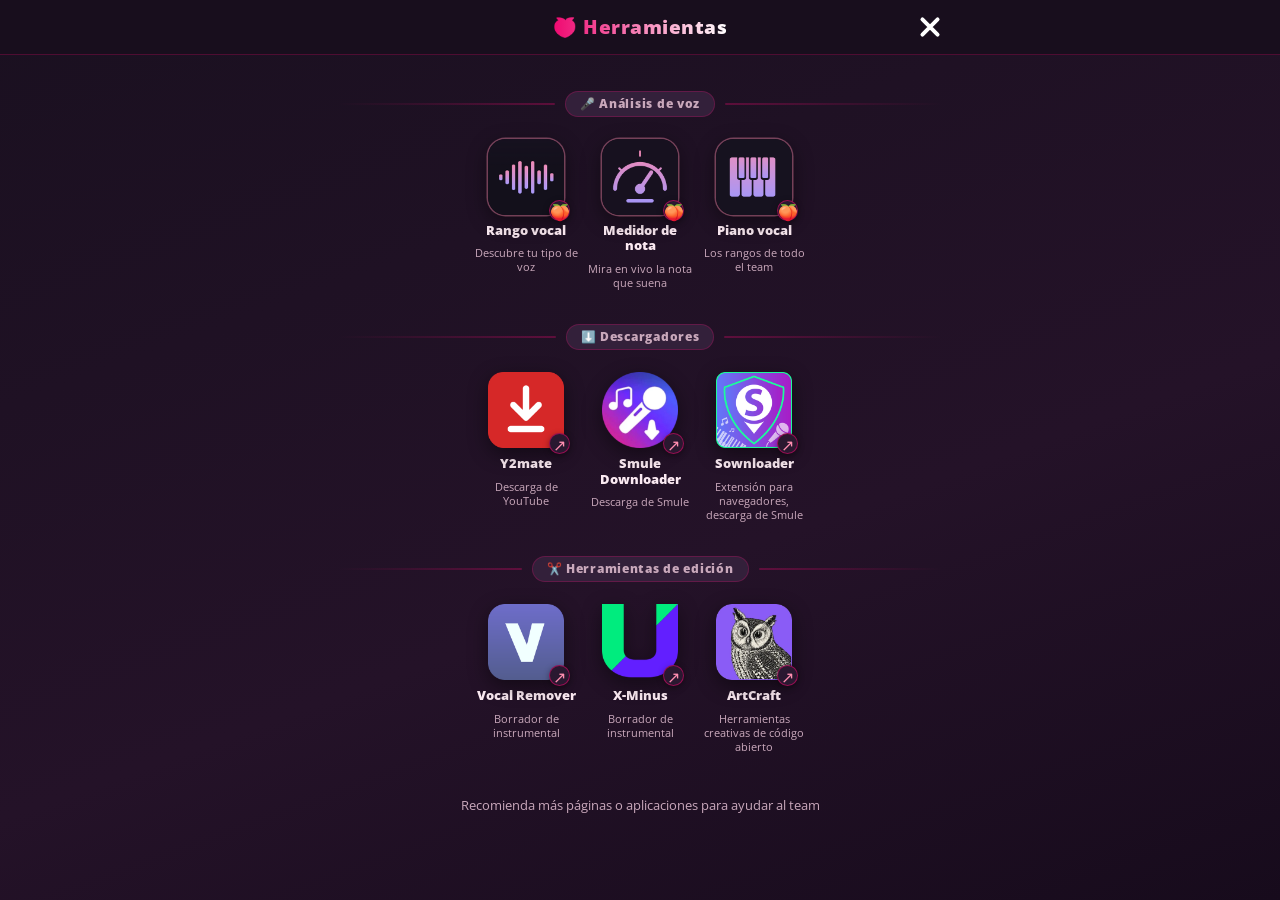
<file: herramientas/index.html>
<!DOCTYPE html>
<html lang="es">
<head>
<meta charset="UTF-8">
<meta name="viewport" content="width=device-width, initial-scale=1.0, viewport-fit=cover">
<title>Herramientas · Team Peaches Hub 🍑</title>
<link rel="icon" type="image/jpeg" href="https://raw.githubusercontent.com/TeamPeachesOff/TeamPeachesHub/main/Logos/PeachesLogo.jpeg">
<meta name="theme-color" content="#180E1D">
<link rel="stylesheet" href="../styles/anuario-fonts.css?v=1">
<style>
/* Mismas variables, fondo, header y botones que el Hub (index.html) */
:root{--peach-1:#ff8fb1;--peach-2:#EF0870;--bg:#1a1020;--card-bg:#2a1830;--card-bg-2:#33203a;--text:#fbeaf2;--text-dim:#c9a8bb;--rosa-comp:#0DEF8A;--radius:16px;}
*{box-sizing:border-box;}
html{height:100%;overflow:hidden;background:#180E1D;color-scheme:dark;overscroll-behavior:none;}
body{margin:0;font-family:'PeachesSans','Segoe UI',Arial,sans-serif;background:#180E1D linear-gradient(160deg,var(--bg),#241228 60%,#170b1c) fixed;color:var(--text);height:100%;overflow-y:auto;overscroll-behavior:none;-webkit-overflow-scrolling:touch;scrollbar-width:thin;scrollbar-color:rgba(255,255,255,0.28) transparent;}
body::-webkit-scrollbar{width:6px;}body::-webkit-scrollbar-track{background:transparent;}
body::-webkit-scrollbar-thumb{background:rgba(255,255,255,0.28);border-radius:99px;}
a{color:inherit;text-decoration:none;-webkit-user-select:none;user-select:none;-webkit-touch-callout:none;-webkit-tap-highlight-color:transparent;touch-action:manipulation;}
img{max-width:100%;display:block;}

header{position:sticky;top:0;z-index:50;background:#180E1D;border-bottom:1px solid rgba(239,8,112,0.25);padding-top:env(safe-area-inset-top,0px);}
.header-inner{position:relative;max-width:640px;margin:0 auto;padding:14px 62px;display:flex;align-items:center;justify-content:center;gap:12px;}
/* X de cerrar: la misma de todo el Hub (marcada, con brillo rosa, sin botón) */
#closeBtn{position:absolute;top:50%;right:8px;transform:translateY(-50%);width:44px;height:44px;display:grid;place-items:center;color:#fff;-webkit-tap-highlight-color:transparent;}
#closeBtn::before{content:"";display:block;width:26px;height:26px;background:currentColor;-webkit-mask:url("data:image/svg+xml,%3Csvg xmlns='http://www.w3.org/2000/svg' viewBox='0 0 24 24'%3E%3Cpath d='M5 5L19 19M19 5L5 19' fill='none' stroke='%23000' stroke-width='3.6' stroke-linecap='round'/%3E%3C/svg%3E") center/contain no-repeat;mask:url("data:image/svg+xml,%3Csvg xmlns='http://www.w3.org/2000/svg' viewBox='0 0 24 24'%3E%3Cpath d='M5 5L19 19M19 5L5 19' fill='none' stroke='%23000' stroke-width='3.6' stroke-linecap='round'/%3E%3C/svg%3E") center/contain no-repeat;filter:drop-shadow(0 0 5px rgba(239,8,112,.9)) drop-shadow(0 0 12px rgba(239,8,112,.45));transition:transform .28s cubic-bezier(.3,1.5,.5,1),background-color .2s;}
#closeBtn:hover::before,#closeBtn:focus-visible::before{transform:rotate(90deg) scale(1.15);background:#ff8fb1;}
#closeBtn:active::before{transform:rotate(90deg) scale(.88);}
#closeBtn:focus-visible{outline:none;}
.logo{font-weight:800;font-size:19px;letter-spacing:.5px;background:linear-gradient(90deg,var(--peach-2),#ffffff);-webkit-background-clip:text;background-clip:text;color:transparent;white-space:nowrap;}

main{max-width:640px;margin:0 auto;padding:6px 16px 70px;}

/* Separador de tipo: mismo estilo que el separador de años del Hub */
.sec{margin-top:30px;}
.sec-title{display:flex;align-items:center;gap:10px;margin:0 2px 20px;}
.sec-title::before,.sec-title::after{content:"";flex:1;height:2px;border-radius:2px;background:linear-gradient(90deg,transparent,rgba(239,8,112,0.3));}
.sec-title::after{background:linear-gradient(90deg,rgba(239,8,112,0.3),transparent);}
.sec-title span{flex:0 1 auto;min-width:0;line-height:1.3;font-size:12px;font-weight:800;letter-spacing:.06em;color:var(--text-dim);background:var(--card-bg-2);padding:4px 14px;border-radius:999px;border:1px solid rgba(239,8,112,0.25);text-align:center;}

/* Cuadrícula tipo apps del teléfono */
.grid{display:flex;flex-wrap:wrap;justify-content:center;gap:26px 10px;}
.app{display:flex;flex-direction:column;align-items:center;gap:8px;width:104px;text-align:center;border-radius:16px;padding:2px 0 4px;outline:none;cursor:pointer;background:none;border:0;font:inherit;color:inherit;}
.ico{position:relative;width:76px;height:76px;transition:transform .3s cubic-bezier(.22,1,.36,1);}
.ico img{width:100%;height:100%;object-fit:contain;filter:drop-shadow(0 6px 10px rgba(0,0,0,0.45));}
.ico.ring img{border-radius:23%;box-shadow:0 0 0 1.5px rgba(255,143,177,0.4);}
.bdg{position:absolute;right:-6px;bottom:-6px;width:21px;height:21px;border-radius:50%;background:var(--card-bg);border:1.5px solid rgba(239,8,112,0.55);color:var(--peach-1);font:700 11px/1 inherit;font-style:normal;display:grid;place-items:center;box-shadow:0 2px 6px rgba(0,0,0,0.4);}
.nm{font-weight:800;font-size:13px;line-height:1.2;color:var(--text);}
.ds{font-size:11px;line-height:1.3;color:var(--text-dim);display:-webkit-box;-webkit-line-clamp:3;-webkit-box-orient:vertical;overflow:hidden;}
.app:active .ico{transform:scale(0.9);}
.app:focus-visible .ico{outline:3px solid var(--rosa-comp);outline-offset:4px;border-radius:20px;}
@media (hover:hover){.app:hover .ico{transform:translateY(-4px) scale(1.05);}.app:hover .nm{color:var(--peach-1);}}
.nm{transition:color .2s ease;}
@media (max-width:365px){.app{width:96px;}}   /* teléfonos angostos: que sigan cabiendo 3 por línea */
.pronto{margin-top:38px;text-align:center;font-size:12.5px;color:var(--text-dim);}

@keyframes rise{from{opacity:0;transform:translateY(16px);}}
@keyframes fade{from{opacity:0;}}
@media (prefers-reduced-motion:no-preference){
  .intro{animation:fade .6s ease backwards;}
  .sec-title{animation:fade .6s ease backwards;animation-delay:calc(var(--s,0) * 90ms + .05s);}
  .app{animation:rise .6s cubic-bezier(.22,1,.36,1) backwards;animation-delay:calc(var(--i,0) * 60ms + .12s);}
  .pronto{animation:fade .8s 1s ease backwards;}
}
</style>
</head>
<body>
<header>
  <div class="header-inner">
    <div class="logo">🍑 Herramientas</div>
    <a id="closeBtn" href="../" aria-label="Cerrar Herramientas"></a>
  </div>
</header>

<main>
  <div id="secciones"></div>
  <p class="pronto">Recomienda más páginas o aplicaciones para ayudar al team</p>
</main>

<script>
/* Para agregar una herramienta: copia un bloque { n, d, img, href } dentro de la sección que quieras.
   - n: nombre · d: descripción corta · img: logo cuadrado (1:1) en herramientas/logos/
   - href con "http" se abre en otra pestaña; si es una ruta del Hub (ej. "rango-vocal/") se abre en la misma.
   - accion: 'piano' en vez de href → abre el Piano de rangos vocales del Hub (solo miembros). */
const SECCIONES = [
  { titulo: '🎤 Análisis de voz', items: [
    { n: 'Rango vocal', k: 'herr_rango_vocal', d: 'Descubre tu tipo de voz', img: 'logos/rango-vocal.png', href: 'rango-vocal/', ring: true },
    { n: 'Medidor de nota', k: 'herr_medidor_nota', d: 'Mira en vivo la nota que suena', img: 'logos/medidor-nota.png', href: 'medidor-nota/', ring: true },
    { n: 'Piano vocal', k: 'herr_piano_vocal', d: 'Los rangos de todo el team', img: 'logos/piano-vocal.png', accion: 'piano', ring: true }
  ]},
  { titulo: '⬇️ Descargadores', items: [
    { n: 'Y2mate', k: 'herr_y2mate', d: 'Descarga de YouTube', img: 'logos/y2mate.png', href: 'https://y2mate.gs/es/' },
    { n: 'Smule Downloader', k: 'herr_smule_downloader', d: 'Descarga de Smule', img: 'logos/smuledownloader.png', href: 'https://smuledownloader.online/' },
    { n: 'Sownloader', k: 'herr_sownloader', d: 'Extensión para navegadores, descarga de Smule', img: 'logos/sownloader.png', href: 'https://sownloader.com/' }
  ]},
  { titulo: '✂️ Herramientas de edición', items: [
    { n: 'Vocal Remover', k: 'herr_vocal_remover', d: 'Borrador de instrumental', img: 'logos/vocalremover.png', href: 'https://vocalremover.org/es/' },
    { n: 'X-Minus', k: 'herr_x_minus', d: 'Borrador de instrumental', img: 'logos/xminus.png', href: 'https://x-minus.pro/ai' },
    { n: 'ArtCraft', k: 'herr_artcraft', d: 'Herramientas creativas de código abierto', img: 'logos/artcraft.png', href: 'https://getartcraft.com/apps' }
  ]}
];

/* Dentro del Hub esta página vive en una ventana (iframe): la X cierra esa ventana en vez de cargar el Hub dentro de sí mismo. */
document.getElementById('closeBtn').addEventListener('click', e => {
  try { if (window.parent && window.parent !== window && window.parent.cerrarModulo) { e.preventDefault(); window.parent.cerrarModulo(); } } catch (err) {}
});
const abrirPiano = () => {
  try { if (window.parent && window.parent !== window && window.parent.abrirPianoVocalDesdeHerramientas) { window.parent.abrirPianoVocalDesdeHerramientas(); return; } } catch (err) {}
  location.href = '../';   // fuera del Hub no hay piano: se vuelve al Hub
};

/* Contador de uso: dentro del Hub usa su mismo trackUI (que ya respeta el modo fantasma 👻 y la sesión de Staff).
   Si se abre esta página sola, se manda aquí, respetando también el modo fantasma. */
const APPS_SCRIPT_URL = 'https://script.google.com/macros/s/AKfycbwcnPM10DeRLE6ReNX_AqeViRfKkHjpflT-QCw05oW_L8n5ohrDhfR_iPuzTqYNrG8H4A/exec';   // el mismo de index.html
function contar(clave){
  try { if (window.parent !== window && window.parent.trackUI) { window.parent.trackUI(clave); return; } } catch (err) {}
  try {
    let v = null, token = '';
    try { v = localStorage.getItem('tph_notrack'); if (localStorage.getItem('tph_session_rol') === 'staff') token = localStorage.getItem('tph_session_token') || ''; } catch (err) {}
    if (v === null) v = (document.cookie.match(/(?:^|; )tph_notrack=([^;]*)/) || [])[1];
    if (v === '1') return;
    fetch(APPS_SCRIPT_URL, { method: 'POST', headers: { 'Content-Type': 'text/plain;charset=utf-8' }, body: JSON.stringify({ action: 'trackUI', clave, token }), keepalive: true }).catch(() => {});
  } catch (err) {}
}

const box = document.getElementById('secciones');
let n = 0;
SECCIONES.forEach((sec, si) => {
  const s = document.createElement('section'); s.className = 'sec'; s.style.setProperty('--s', si);
  const h = document.createElement('div'); h.className = 'sec-title';
  const sp = document.createElement('span'); sp.textContent = sec.titulo; h.appendChild(sp); s.appendChild(h);
  const g = document.createElement('div'); g.className = 'grid';
  sec.items.forEach(it => {
    const esAccion = !!it.accion, ext = !esAccion && /^https?:/.test(it.href);
    const a = document.createElement(esAccion ? 'button' : 'a'); a.className = 'app'; a.style.setProperty('--i', n++);
    if (esAccion) { a.type = 'button'; a.onclick = abrirPiano; } else a.href = it.href;
    a.addEventListener('click', () => contar(it.k));
    a.addEventListener('auxclick', e => { if (e.button === 1) contar(it.k); });
    if (ext) { a.target = '_blank'; a.rel = 'noopener noreferrer'; }
    a.innerHTML = '<span class="ico' + (it.ring ? ' ring' : '') + '"><img alt="" width="76" height="76" loading="lazy"><i class="bdg"></i></span><span class="nm"></span><span class="ds"></span>';
    a.querySelector('img').src = it.img;
    a.querySelector('.bdg').textContent = ext ? '↗' : '🍑';
    a.querySelector('.nm').textContent = it.n;
    a.querySelector('.ds').textContent = it.d;
    a.setAttribute('aria-label', it.n + ' — ' + it.d + (ext ? ' (se abre en otra pestaña)' : ''));
    g.appendChild(a);
  });
  s.appendChild(g); box.appendChild(s);
});
</script>
</body>
</html>
</file>
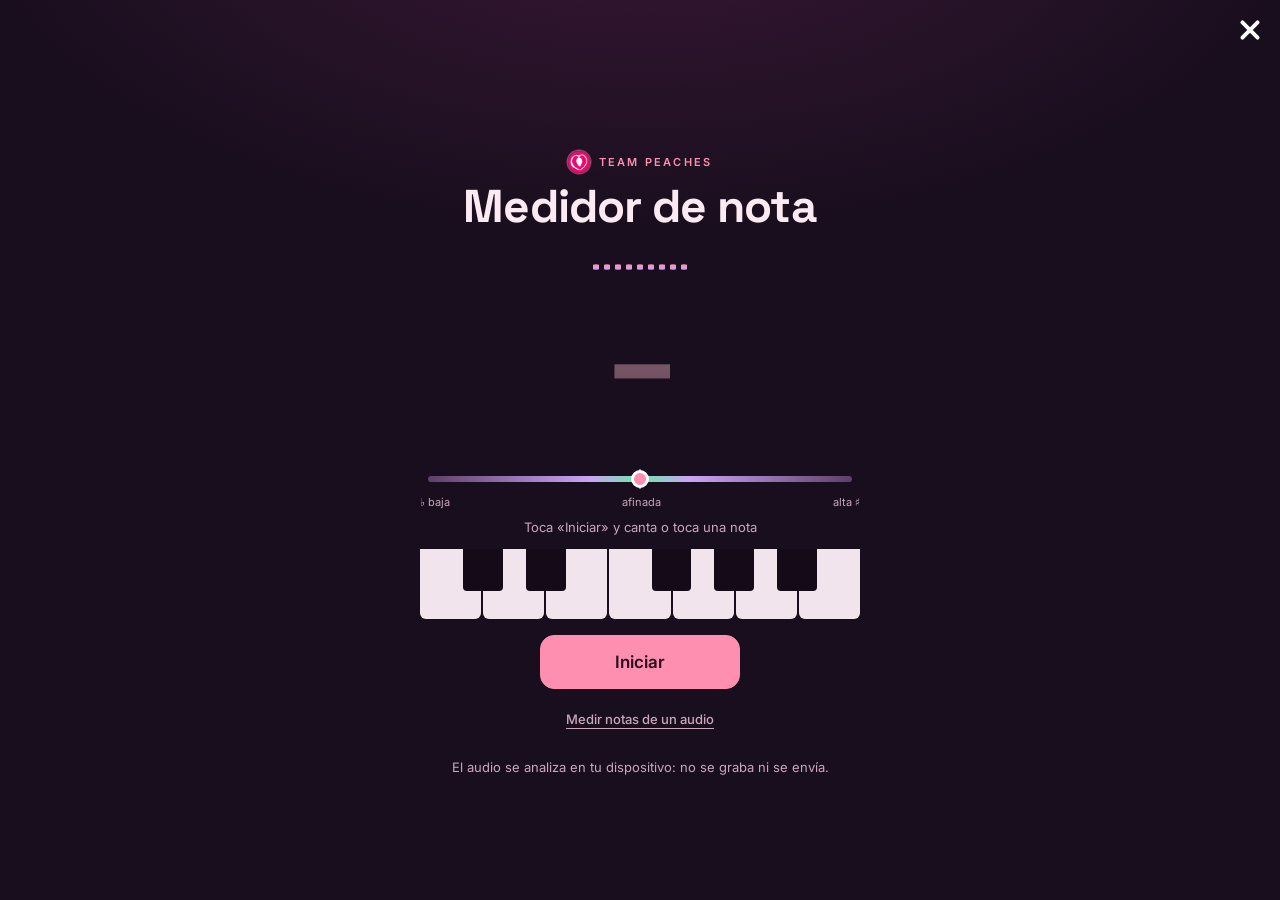
<file: herramientas/medidor-nota/index.html>
<!doctype html>
<html lang="es"><head><meta charset="utf-8"><meta name="viewport" content="width=device-width,initial-scale=1,viewport-fit=cover">
<title>Medidor de nota · Team Peaches Hub 🍑</title>
<link rel="icon" type="image/png" href="../logos/medidor-nota.png">
<meta name="theme-color" content="#180E1D">
<link rel="preconnect" href="https://fonts.googleapis.com">
<link rel="preconnect" href="https://fonts.gstatic.com" crossorigin>
<link rel="stylesheet" href="https://fonts.googleapis.com/css2?family=Inter:wght@400;500;600&family=Space+Grotesk:wght@500;700&display=swap">
<style>
/* Misma paleta, tipografía, botones y X que Rango vocal */
:root{color-scheme:dark;--bg:#180e1d;--ink:#fbeaf2;--muted:#c9a8bb;--line:#3b2646;--line2:#5e3f68;--accent:#ff8fb1;--accent-ink:#2A0E1D;--accent-soft:#33203a;--teal:#c9a3f5;--err:#ff7f93;--ok:#6ee7a8;--key-w:#f1e4ec;--key-b:#140a18;--f-display:"Space Grotesk","Inter",system-ui,sans-serif;--f-body:"Inter",system-ui,-apple-system,"Segoe UI",sans-serif}
*{box-sizing:border-box}[hidden]{display:none!important}
body{margin:0;min-height:100dvh;-webkit-user-select:none;user-select:none;background:radial-gradient(1000px 520px at 50% -120px,#3a1836 0%,transparent 70%) var(--bg);background-attachment:fixed;color:var(--ink);font:16px/1.55 var(--f-body);display:grid;place-items:center;padding:calc(env(safe-area-inset-top,0px) + 56px) 18px calc(env(safe-area-inset-bottom,0px) + 28px)}
main{width:min(440px,100%);display:flex;flex-direction:column;align-items:center;gap:16px;text-align:center}
.kicker{display:inline-flex;align-items:center;font:600 11px var(--f-body);letter-spacing:.2em;text-transform:uppercase;color:var(--accent)}
.kicker img{width:22px;height:22px;border-radius:50%;object-fit:cover;margin-right:9px;box-shadow:0 0 0 1.5px rgba(255,143,177,.45)}
h1{font:700 clamp(32px,9vw,46px)/1 var(--f-display);margin:-6px 0 0;letter-spacing:-.02em}
.medidor{width:100%}
.bars{display:flex;align-items:center;justify-content:center;gap:5px;height:44px}
.bars i{display:block;width:6px;height:100%;border-radius:3px;background:linear-gradient(var(--accent),var(--teal));transform:scaleY(.12);transition:transform .11s linear}
#nota{display:block;width:100%;border:0;background:none;color:inherit;font:inherit;padding:6px 0 0;cursor:pointer;transition:opacity .3s}
#nota b{display:block;font:700 clamp(78px,27vw,124px)/1.05 var(--f-display);letter-spacing:-.03em;background:linear-gradient(180deg,#fff,var(--accent));-webkit-background-clip:text;background-clip:text;color:transparent}
#nota small{display:block;font:500 18px var(--f-display);color:var(--muted);min-height:1.4em}
.apagada{opacity:.4}
#nota{transition:opacity .3s,filter .3s}.afinada #nota b{background:linear-gradient(180deg,#fff,var(--ok));-webkit-background-clip:text;background-clip:text}
.enlace{min-height:44px;margin-top:-8px;padding:6px 12px;border:0;background:none;color:var(--muted);font:500 13px var(--f-body);text-decoration:underline;text-underline-offset:4px;cursor:pointer}.enlace:hover{color:var(--ink)}
.afin{position:relative;height:30px;margin:14px 8px 0}
.afin::before{content:"";position:absolute;left:0;right:0;top:12px;height:6px;border-radius:3px;background:linear-gradient(90deg,var(--line2),var(--teal) 38%,var(--ok) 50%,var(--teal) 62%,var(--line2))}
.afin::after{content:"";position:absolute;left:50%;top:5px;width:2px;height:20px;margin-left:-1px;background:var(--ink);opacity:.5}
#aguja{position:absolute;z-index:1;top:6px;left:50%;width:18px;height:18px;margin-left:-9px;border-radius:50%;background:var(--accent);border:3px solid #fff;transition:left .12s ease-out}
.afin-t{display:flex;justify-content:space-between;font-size:11px;color:var(--muted)}
#estado{min-height:1.5em;margin-top:6px;font-size:13px;color:var(--muted)}
.teclado{position:relative;display:flex;height:70px;margin-top:12px;gap:2px}
.teclado .w{flex:1;background:var(--key-w);border-radius:0 0 6px 6px}
.teclado .k{position:absolute;top:0;width:9%;height:60%;margin-left:-4.5%;background:var(--key-b);border-radius:0 0 4px 4px}
.teclado .on{background:linear-gradient(var(--accent),#EF0870)}
.btn{display:inline-flex;align-items:center;justify-content:center;gap:10px;min-height:54px;min-width:200px;padding:12px 38px;border-radius:14px;border:1px solid var(--accent);background:var(--accent);color:var(--accent-ink);font:600 17px var(--f-body);cursor:pointer}
.btn:hover{background:#ffa9c4}.btn.on{background:#ff5c97;border-color:#ff5c97}
.btn.on::before{content:"";width:9px;height:9px;border-radius:50%;background:currentColor;animation:pulse 1s infinite}@keyframes pulse{50%{opacity:.25}}
button:focus-visible{outline:3px solid var(--teal);outline-offset:2px}
.pie{margin:0;font-size:13px;color:var(--muted)}.pie.err{color:var(--err)}
#cerrar{position:fixed;z-index:30;top:calc(env(safe-area-inset-top,0px) + 8px);right:max(8px,env(safe-area-inset-right,0px));width:44px;height:44px;border:0;background:none;padding:0;display:grid;place-items:center;color:#fff;cursor:pointer;-webkit-tap-highlight-color:transparent}
#cerrar::before{content:"";display:block;width:26px;height:26px;background:currentColor;-webkit-mask:url("data:image/svg+xml,%3Csvg xmlns='http://www.w3.org/2000/svg' viewBox='0 0 24 24'%3E%3Cpath d='M5 5L19 19M19 5L5 19' fill='none' stroke='%23000' stroke-width='3.6' stroke-linecap='round'/%3E%3C/svg%3E") center/contain no-repeat;mask:url("data:image/svg+xml,%3Csvg xmlns='http://www.w3.org/2000/svg' viewBox='0 0 24 24'%3E%3Cpath d='M5 5L19 19M19 5L5 19' fill='none' stroke='%23000' stroke-width='3.6' stroke-linecap='round'/%3E%3C/svg%3E") center/contain no-repeat;filter:drop-shadow(0 0 5px rgba(239,8,112,.9)) drop-shadow(0 0 12px rgba(239,8,112,.45));transition:transform .28s cubic-bezier(.3,1.5,.5,1),background-color .2s}
#cerrar:hover::before,#cerrar:focus-visible::before{transform:rotate(90deg) scale(1.15);background:#ff8fb1}
#cerrar:active::before{transform:rotate(90deg) scale(.88)}
#cerrar:focus-visible{outline:none}
@media (prefers-reduced-motion:no-preference){main>*{animation:rise .7s cubic-bezier(.22,1,.36,1) backwards}main>:nth-child(2){animation-delay:.06s}main>:nth-child(3){animation-delay:.12s}main>:nth-child(4){animation-delay:.18s}main>:nth-child(5){animation-delay:.24s}@keyframes rise{from{opacity:0;transform:translateY(14px)}}}
</style></head>
<body>
<button id="cerrar" type="button" aria-label="Cerrar y volver a Herramientas"></button>
<main>
  <div class="kicker"><img src="../../Logos/PeachesLogo.jpeg" alt="" onerror="this.remove()">Team Peaches</div>
  <h1>Medidor de nota</h1>
  <div class="medidor" id="medidor">
    <div class="bars" id="bars" aria-hidden="true"></div>
    <button id="nota" class="apagada" type="button" title="Toca para cambiar entre C D E y Do Re Mi"><b id="grande">–</b><small id="chica"></small></button>
    <div class="afin" aria-hidden="true"><i id="aguja"></i></div>
    <div class="afin-t"><span>♭ baja</span><span>afinada</span><span>alta ♯</span></div>
    <div id="estado" aria-live="polite">Toca «Iniciar» y canta o toca una nota</div>
    <div class="teclado" id="teclado" aria-hidden="true"></div>
  </div>
  <button class="btn" id="iniciar" type="button">Iniciar</button>
  <button class="enlace" id="deAudio" type="button">Medir notas de un audio</button>
  <p class="pie" id="pie">El audio se analiza en tu dispositivo: no se graba ni se envía.</p>
</main>
<script>
const NOTE_ES = ['Do','Do♯','Re','Re♯','Mi','Fa','Fa♯','Sol','Sol♯','La','La♯','Si'];
const NOTE_EN = ['C','C♯','D','D♯','E','F','F♯','G','G♯','A','A♯','B'];
const hzToMidi = f => 69 + 12 * Math.log2(f / 440);
const midiToHz = m => 440 * Math.pow(2, (m - 69) / 12);
function noteInfo(m) {
  const r = Math.round(m), cents = Math.round((m - r) * 100), pc = ((r % 12) + 12) % 12, oct = Math.floor(r / 12) - 1;
  return { midi: r, cents, es: NOTE_ES[pc] + oct, en: NOTE_EN[pc] + oct, hz: midiToHz(m) };
}

const median = a => { const s = [...a].sort((p, q) => p - q); return s[Math.floor(s.length / 2)]; };
/* Detector de tono ligero (YIN): el mismo del medidor en vivo de Rango vocal.
   Cubre de ~27 Hz (La0) a 5000 Hz (pasa de Do8): antes iba de 45 a 2000 Hz, por eso no salían Do1–Fa1
   y desde Do7 la nota aparecía una octava abajo. Calcula solo hasta encontrar el periodo, así las notas agudas cuestan muy poco. */
function yinLive(buf, sr) {
  let e = 0; for (let i = 0; i < buf.length; i++) e += buf[i] * buf[i];
  if (Math.sqrt(e / buf.length) < 0.008) return null;
  const W = 4096, tMin = Math.max(2, Math.floor(sr / 5000)), tMax = Math.min(Math.floor(sr / 27), buf.length - W - 2);
  const cm = new Float32Array(tMax + 2); let run = 0, best = 0, found = 0;
  for (let t = 1; t <= tMax + 1; t++) {
    let s = 0; for (let i = 0; i < W; i++) { const x = buf[i] - buf[i + t]; s += x * x; } run += s; cm[t] = s * t / (run || 1);
    const p = t - 1;   // p ya tiene vecino a ambos lados
    if (p < tMin) continue;
    if (found) { if (cm[t] < cm[found]) found = t; else break; }          // baja hasta el fondo del valle
    else if (cm[p] < 0.15) found = cm[t] < cm[p] ? t : p;
    if (found && found < t) break;
    if (cm[p] <= cm[p - 1] && cm[p] <= cm[t] && (!best || cm[p] < cm[best])) best = p;
  }
  const k = found || (best && cm[best] < 0.3 ? best : 0);   // respaldo para graves de piano, menos «limpios»
  if (!k || k > tMax) return null;
  const a = cm[k - 1], b = cm[k], c = cm[k + 1], den = a - 2 * b + c;
  return sr / (den > 0 ? k + 0.5 * (a - c) / den : k);
}
const $ = s => document.querySelector(s);
const card = $('#medidor'), boton = $('#iniciar'), estado = $('#estado'), aguja = $('#aguja'), pie = $('#pie');
const barras = [22,48,80,100,64,90,42,70,30].map(h => { const i = document.createElement('i'); $('#bars').appendChild(i); return { i, h: h / 100 }; });
// Teclado de una octava: ilumina la nota que suena
const teclas = [];
[0,2,4,5,7,9,11].forEach(pc => { const t = document.createElement('i'); t.className = 'w'; $('#teclado').appendChild(t); teclas[pc] = t; });
[[1,1],[3,2],[6,4],[8,5],[10,6]].forEach(([pc, pos]) => { const t = document.createElement('i'); t.className = 'k'; t.style.left = (pos * 100 / 7) + '%'; $('#teclado').appendChild(t); teclas[pc] = t; });

let notacion = 'en', actual = null, mic = null, ctx = null, an = null, src = null, timer = 0, hist = [], silencio = 0, pidiendo = false;
function pintarNota() {
  if (actual == null) { $('#grande').textContent = '–'; $('#chica').textContent = ''; return; }
  const n = noteInfo(actual);
  $('#grande').textContent = notacion === 'en' ? n.en : n.es;
  $('#chica').textContent = notacion === 'en' ? n.es : n.en;
}
$('#nota').onclick = () => { notacion = notacion === 'en' ? 'es' : 'en'; pintarNota(); };
function apagar() { card.classList.remove('suena', 'afinada'); $('#nota').classList.add('apagada'); teclas.forEach(t => t.classList.remove('on')); }
function medir() {
  const buf = new Float32Array(an.fftSize); an.getFloatTimeDomainData(buf);
  let e = 0; for (let i = 0; i < buf.length; i += 4) e += buf[i] * buf[i];
  const vol = Math.min(1, Math.sqrt(e / (buf.length / 4)) * 6);
  barras.forEach(b => { b.i.style.transform = `scaleY(${Math.max(.12, vol * b.h * (.75 + Math.random() * .25))})`; });
  const f = yinLive(buf, ctx.sampleRate);
  if (!f) {   // se deja la última nota atenuada; tras un silencio se olvida el historial
    if (++silencio >= 3) { hist = []; apagar(); estado.textContent = actual == null ? 'Escuchando…' : 'Última nota detectada'; }
    return;
  }
  silencio = 0; hist.push(hzToMidi(f)); if (hist.length > 5) hist.shift();
  if (hist.length < 3) return;
  const m = median(hist), n = noteInfo(m), bien = Math.abs(n.cents) <= 10;
  actual = m; pintarNota();
  $('#nota').classList.remove('apagada'); card.classList.add('suena'); card.classList.toggle('afinada', bien);
  aguja.style.left = (50 + Math.max(-50, Math.min(50, n.cents))) + '%';
  estado.textContent = `${bien ? '¡Afinada! ✨' : (n.cents > 0 ? '+' : '') + n.cents + ' cents'} · ${f < 100 ? f.toFixed(1) : Math.round(f)} Hz`;
  teclas.forEach((t, pc) => t.classList.toggle('on', pc === ((n.midi % 12) + 12) % 12));
}
function detener() {
  clearInterval(timer); timer = 0;
  if (src) src.disconnect();
  if (mic) mic.getTracks().forEach(t => t.stop());
  mic = src = null; hist = []; apagar(); barras.forEach(b => { b.i.style.transform = ''; });
  boton.textContent = 'Iniciar'; boton.classList.remove('on');
  estado.textContent = actual == null ? 'Toca «Iniciar» y canta o toca una nota' : 'Última nota detectada';
}
async function iniciar() {
  if (pidiendo) return;
  pidiendo = true; pie.classList.remove('err');
  try {
    ctx = ctx || new (window.AudioContext || window.webkitAudioContext)(); if (ctx.state !== 'running') ctx.resume();
    mic = await navigator.mediaDevices.getUserMedia({ audio: { echoCancellation: false, noiseSuppression: false, autoGainControl: false } });
    an = ctx.createAnalyser(); an.fftSize = 8192; src = ctx.createMediaStreamSource(mic); src.connect(an);
    actual = null; silencio = 0; pintarNota(); estado.textContent = 'Escuchando…';
    boton.textContent = 'Detener'; boton.classList.add('on');
    timer = setInterval(medir, 90);
  } catch (e) {
    detener(); pie.classList.add('err');
    pie.textContent = 'No se pudo usar el micrófono. Da permiso al navegador y vuelve a tocar «Iniciar».';
  }
  pidiendo = false;
}
boton.onclick = () => { if (timer) detener(); else iniciar(); };
document.addEventListener('visibilitychange', () => { if (document.hidden && timer) detener(); });   // no deja el micrófono abierto
$('#deAudio').onclick = () => {   // abre «Analizar rango en una canción» de Rango vocal
  detener();
  try { if (window.parent !== window && window.parent.trackUI) window.parent.trackUI('herr_analizar_notas'); } catch (e) {}
  location.href = '../rango-vocal/?v=cancion&from=medidor';
};
$('#cerrar').onclick = () => { detener(); location.href = '../'; };
</script>
</body></html>
</file>
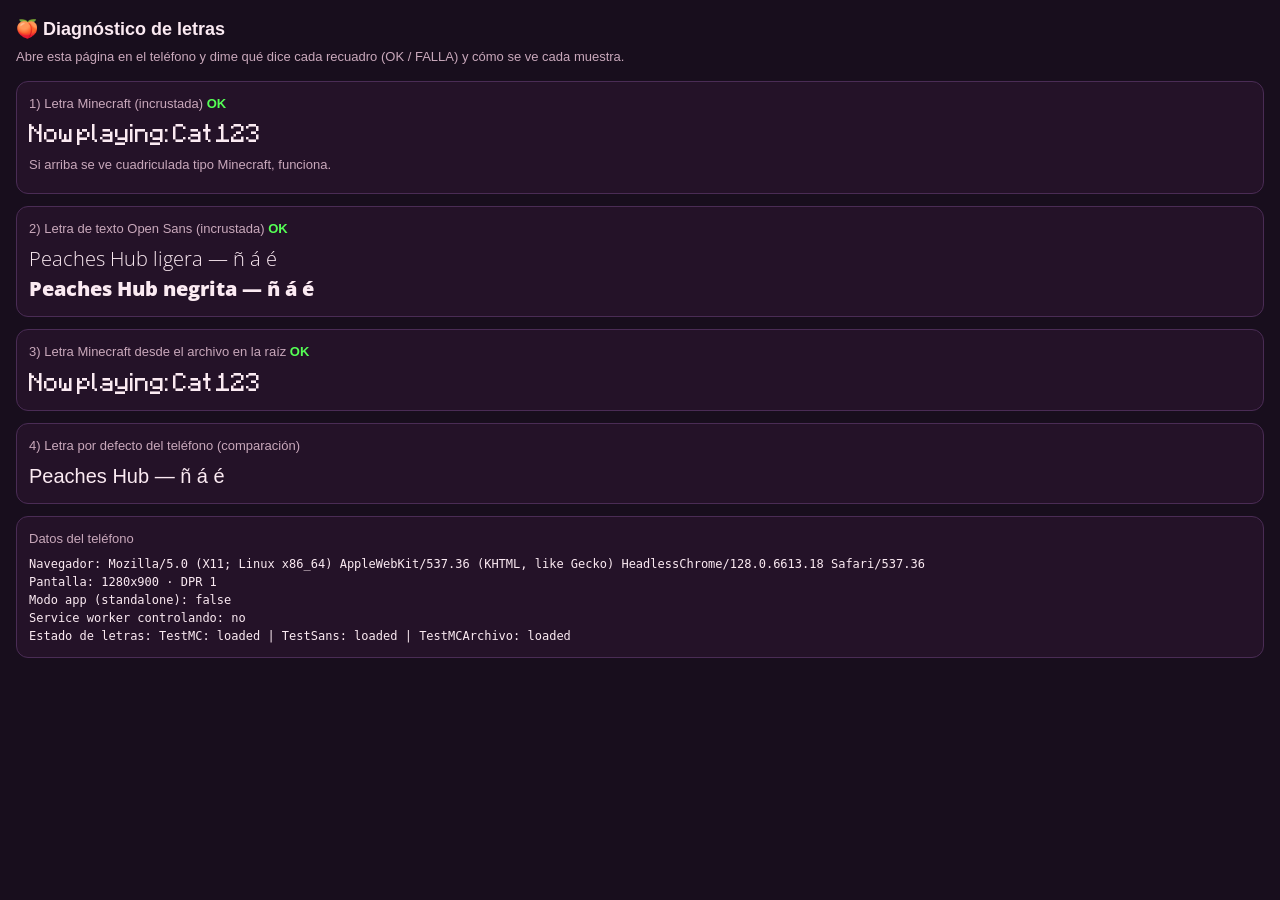
<file: diagnostico.html>
<!doctype html><html lang="es"><meta charset="utf-8"><meta http-equiv="refresh" content="0; url=./herramientas/diagnostico/diagnostico.html"><title>Diagnóstico</title><a href="./herramientas/diagnostico/diagnostico.html">Abrir diagnóstico</a></html>
</file>
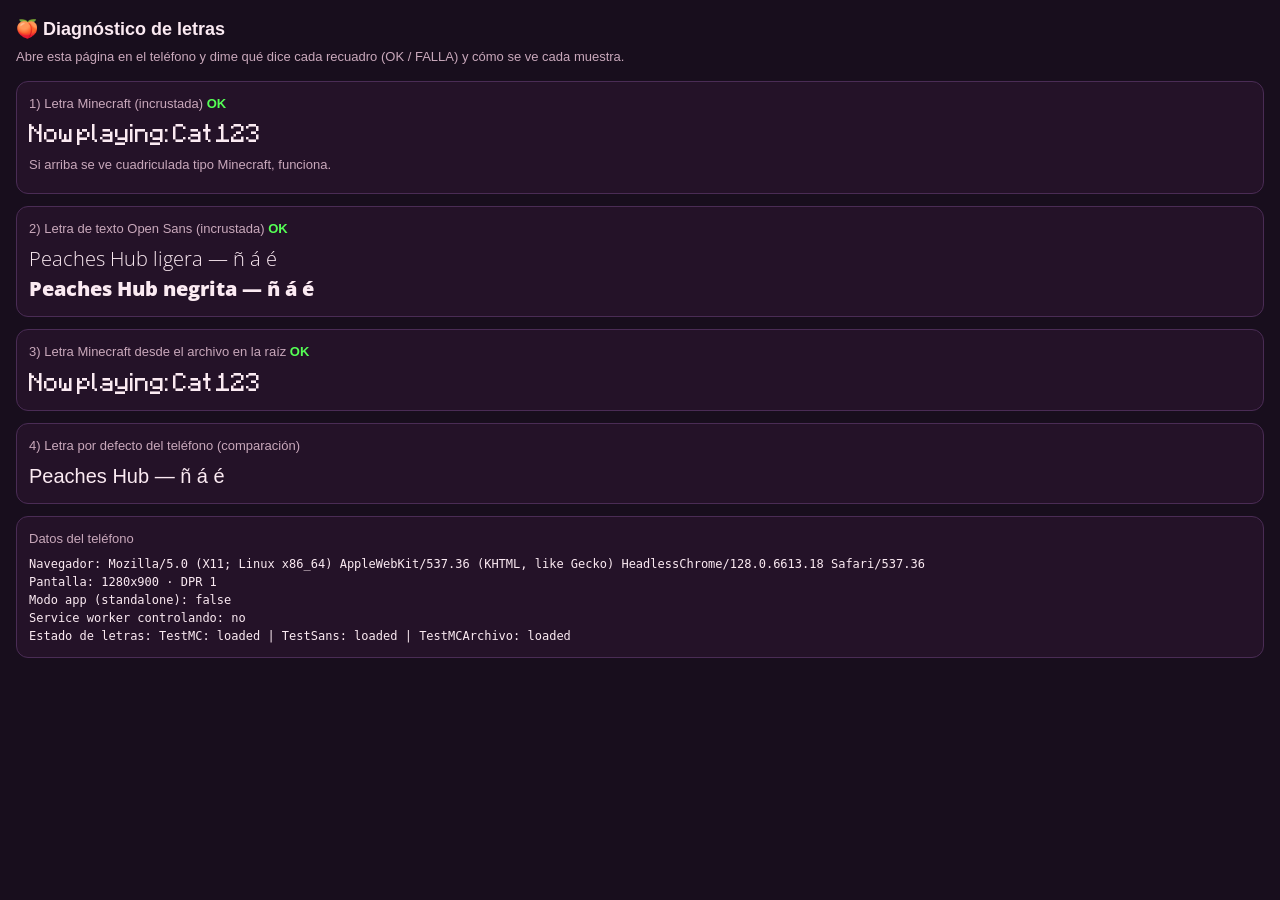
<file: herramientas/diagnostico/diagnostico.html>
<!DOCTYPE html>
<html lang="es"><head><meta charset="UTF-8"><meta name="viewport" content="width=device-width, initial-scale=1">
<title>Diagnóstico de letras — Peaches Hub</title>
<style>
@font-face{font-family:"TestMC";src:url("[data-uri]") format("woff2");font-display:block;}
@font-face{font-family:"TestSans";font-weight:300 800;src:url("[data-uri]") format("woff2");font-display:block;}
@font-face{font-family:"TestMCArchivo";src:url("Minecraft-Regular.woff2") format("woff2");font-display:block;}
body{margin:0;padding:16px;background:#180E1D;color:#fbeaf2;font-family:Arial,sans-serif;line-height:1.5}
h1{font-size:18px;margin:0 0 4px}.n{color:#c9a8bb;font-size:13px;margin-bottom:14px}
.t{background:#241228;border:1px solid #4a2c55;border-radius:12px;padding:12px;margin-bottom:12px}
.r{font-size:13px;margin-bottom:6px;color:#c9a8bb}.ok{color:#5f5;font-weight:700}.no{color:#f66;font-weight:700}
.s{font-size:20px}
</style></head><body>
<h1>🍑 Diagnóstico de letras</h1>
<div class="n">Abre esta página en el teléfono y dime qué dice cada recuadro (OK / FALLA) y cómo se ve cada muestra.</div>
<div class="t"><div class="r">1) Letra Minecraft (incrustada) <span id="r1"></span></div><div class="s" style="font-family:TestMC,monospace">Now playing: Cat 123</div><div class="r" style="margin-top:6px">Si arriba se ve cuadriculada tipo Minecraft, funciona.</div></div>
<div class="t"><div class="r">2) Letra de texto Open Sans (incrustada) <span id="r2"></span></div><div class="s" style="font-family:TestSans,serif;font-weight:300">Peaches Hub ligera — ñ á é</div><div class="s" style="font-family:TestSans,serif;font-weight:800">Peaches Hub negrita — ñ á é</div></div>
<div class="t"><div class="r">3) Letra Minecraft desde el archivo en la raíz <span id="r3"></span></div><div class="s" style="font-family:TestMCArchivo,monospace">Now playing: Cat 123</div></div>
<div class="t"><div class="r">4) Letra por defecto del teléfono (comparación)</div><div class="s" style="font-family:'Segoe UI',Arial,sans-serif">Peaches Hub — ñ á é</div></div>
<div class="t"><div class="r">Datos del teléfono</div><pre id="info" style="white-space:pre-wrap;font-size:12px;margin:0;color:#fbeaf2"></pre></div>
<script>
function marca(id,ok){var e=document.getElementById(id);e.className=ok?"ok":"no";e.textContent=ok?"OK":"FALLA";}
Promise.all([
  document.fonts.load('20px TestMC').then(function(){marca("r1",document.fonts.check('20px TestMC'))},function(){marca("r1",false)}),
  document.fonts.load('20px TestSans').then(function(){marca("r2",document.fonts.check('20px TestSans'))},function(){marca("r2",false)}),
  document.fonts.load('20px TestMCArchivo').then(function(f){marca("r3",f&&f.length>0&&document.fonts.check('20px TestMCArchivo'))},function(){marca("r3",false)})
]).then(function(){
  var st=[];document.fonts.forEach(function(f){st.push(f.family+": "+f.status)});
  var sw=("serviceWorker" in navigator)&&navigator.serviceWorker.controller?"sí":"no";
  document.getElementById("info").textContent=["Navegador: "+navigator.userAgent,"Pantalla: "+screen.width+"x"+screen.height+" · DPR "+devicePixelRatio,"Modo app (standalone): "+matchMedia("(display-mode: standalone)").matches,"Service worker controlando: "+sw,"Estado de letras: "+st.join(" | ")].join("\n");
});
</script></body></html>
</file>
<file: styles/anuario-fonts.css>
@font-face{font-family:"PeachesSans";font-style:normal;font-weight:300 800;font-display:swap;src:url("[data-uri]") format("woff2");}
</file>
